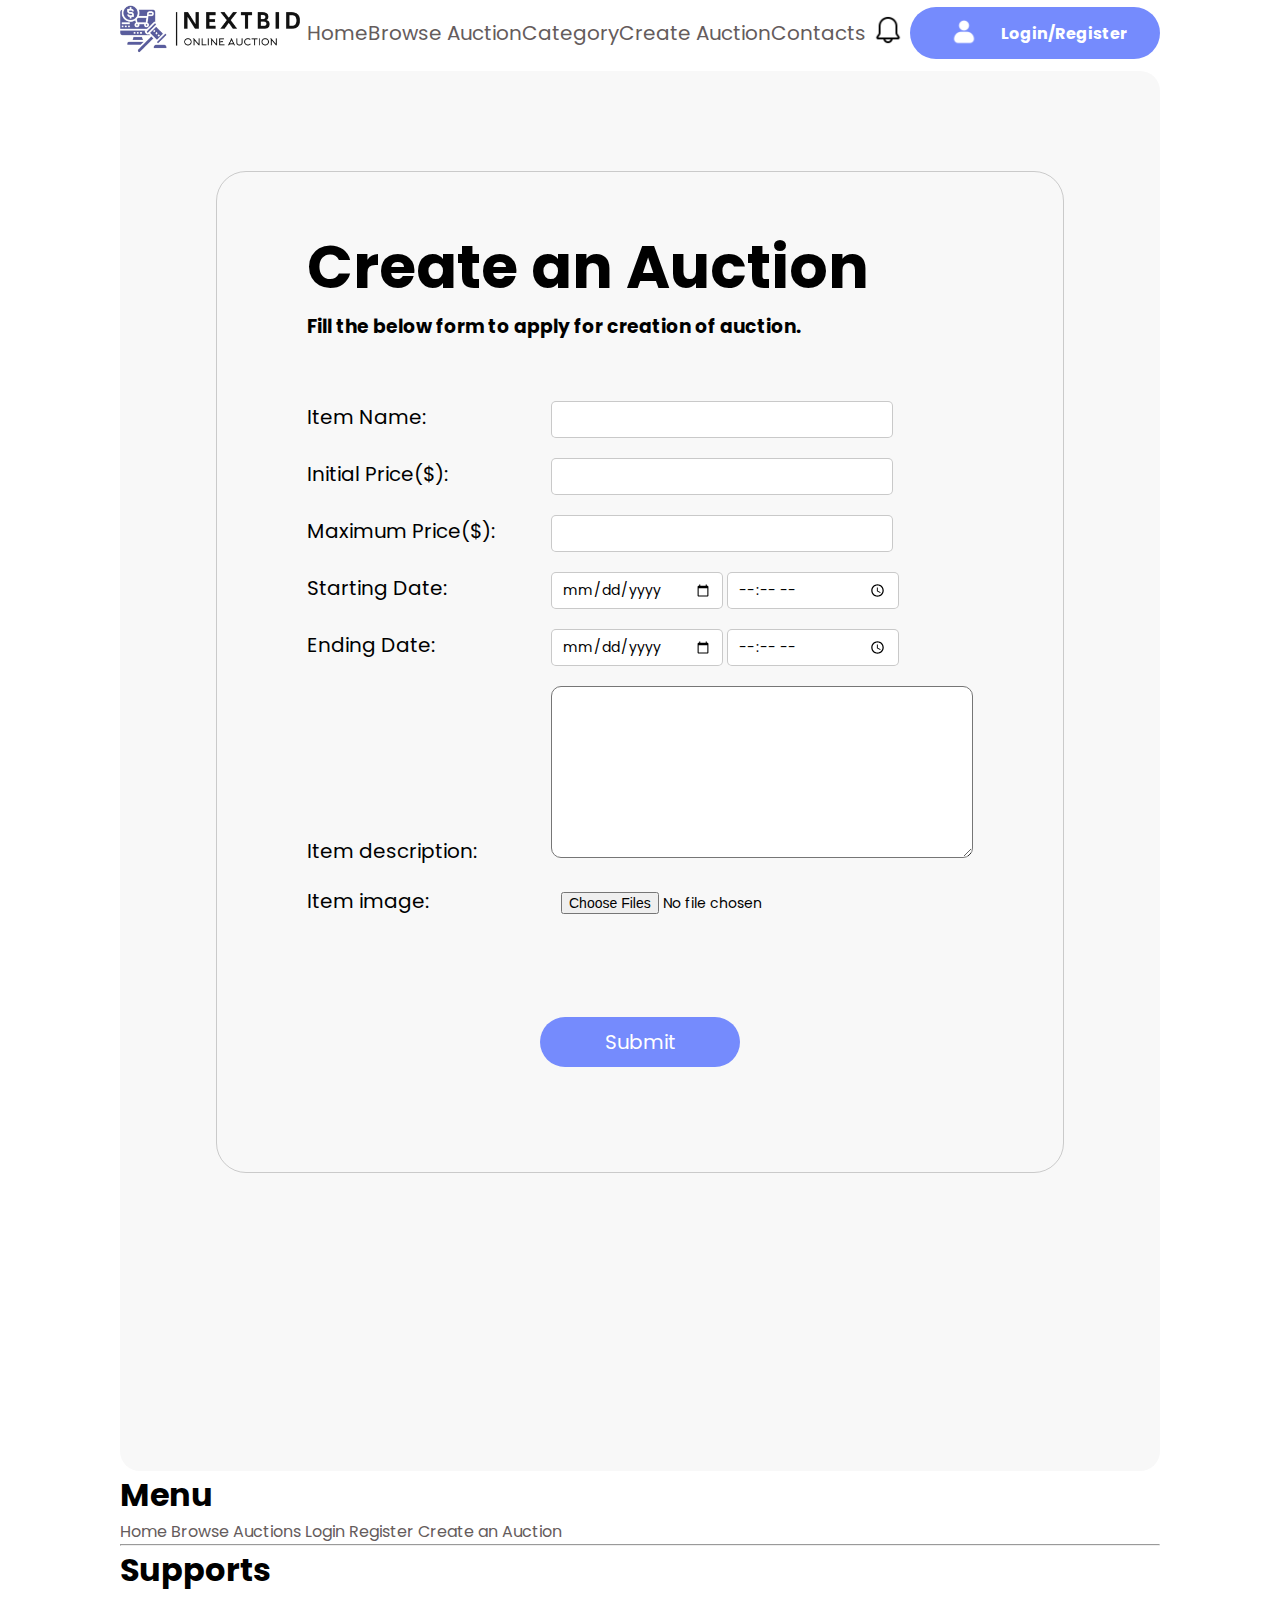
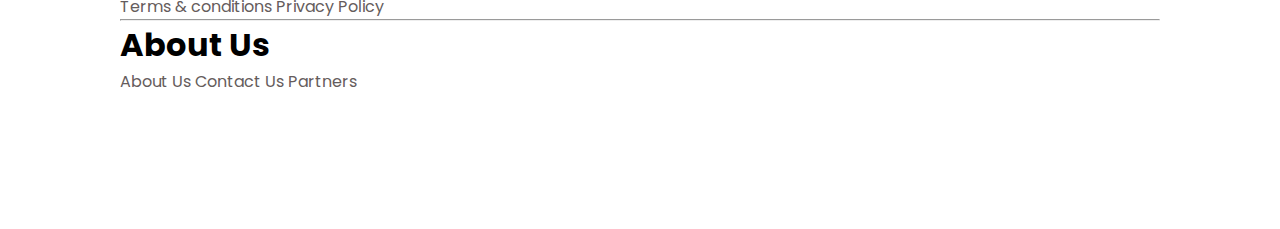
<file: website/frontend/Create/create.html>
<!DOCTYPE html>
<html lang="en">

<head>
    <meta charset="UTF-8">
    <meta name="viewport" content="width" , initial-scale=1.0">
    <title>NextBid (Online Auction)</title>
    <link rel="preconnect" href="https://fonts.googleapis.com">
    <link rel="preconnect" href="https://fonts.gstatic.com" crossorigin>
    <link
        href="https://fonts.googleapis.com/css2?family=Poppins:ital,wght@0,100;0,200;0,300;0,400;0,500;0,600;0,700;0,800;0,900;1,100;1,200;1,300;1,400;1,500;1,600;1,700;1,800;1,900&display=swap"
        rel="stylesheet">
    <link rel="stylesheet" href="create.css">
</head>

<body>
    <header>
        <div class="header">
            <div class="logo">
                <img src="../../assets/logo.png" alt="logo">
            </div>
            <div class="nav">
                <ul>
                    <li><a href="../Home/home.php">Home</a></li>
                    <li><a href="../browse/browse.html">Browse Auction</a></li>
                    <li>Category</li>
                    <li><a href="#">Create Auction</a></li>
                    <li><a href="#Contacts">Contacts</a></li>
                </ul>
            </div>
            <div class="notification">
                <img src="../../assets/icons/bell.png" alt="">
            </div>
            <div class="loginSignup">
                <button><img src="../../assets/icons/user.png">Login/Register</button>
            </div>
        </div>
    </header>
    <div class="container">

        <div class="auctionCreateForm">
            <div class="Title">
                <h1>Create an Auction</h1>
                <h3>Fill the below form to apply for creation of auction.</h3>
            </div>
            <form action="../../../php/auctionform.php" method="post" enctype="multipart/form-data">
                <div class="inputField">
                    <label for="Item Name">Item Name: </label>
                    <input type="text" name="itemName" id="itemName" maxlength="255" required>
                </div>
                <div class="inputField">
                    <label for="initial Price">Initial Price($): </label>
                    <input type="text" name="initialPrice" id="initialPrice" required>
                </div>

                <div class="inputField">
                    <label for="maximum price">Maximum Price($): </label>
                    <input type="text" name="maximumPrice" id="maximumPrice" required>
                </div>

                <div class="inputField">
                    <label for="start Date">Starting Date: </label>
                    <input type="date" name="startDate" id="startDate" required>
                    <input type="time" name="startTime" id="startTime" required>
                </div>

                <div class="inputField">
                    <label for="end Date">Ending Date: </label>
                    <input type="date" name="endDate" id="endDate" required>
                    <input type="time" name="endTime" id="endTime" required>
                </div>

                <div class="inputField">
                    <label for="Description">Item description: </label>
                    <textarea name="itemDescription" id="itemDescription" maxlength="255"></textarea required>
                </div>

                <div class="inputField">
                    <label for="Item Image">Item image:</label>
                    <input type="file" name="itemImage" id="itemImage" multiple required>
                </div>
                <div class="submit">
                    <input type="submit" class="submitButton">
                </div>
            </form>
        </div>

    </div>
    <footer>
        <div class="footerMenus">
            <div class="Menu">
                <h1>Menu</h1>
                <a href="#">Home</a>
                <a href="../browse/browse.html">Browse Auctions</a>
                <a href="#login">Login</a>
                <a href="#register">Register</a>
                <a href="../Create/create.html">Create an Auction</a>
            </div>
            <hr>
            <div class="supports">
                <h1>Supports</h1>
                <a href="terms">Terms & conditions</a>
                <a href="privacy">Privacy Policy</a>
            </div>
            <hr>
            <div class="aboutUs">
                <h1>About Us</h1>
                <a href="#">About Us</a>
                <a href="#">Contact Us</a>
                <a href="#">Partners</a>
            </div>
        </div>
        <div class="socialLinks">
            <div>
                <a href="#"><img src="../../assets/icons/facebook.png" alt=""></a>
                <a href="#"><img src="../../assets/icons/instagram (1).png" alt=""></a>
                <a href="#"><img src="../../assets/icons/twitter.png" alt=""></a>
            </div>
        </div>
    </footer>
</body>

</html>
</file>
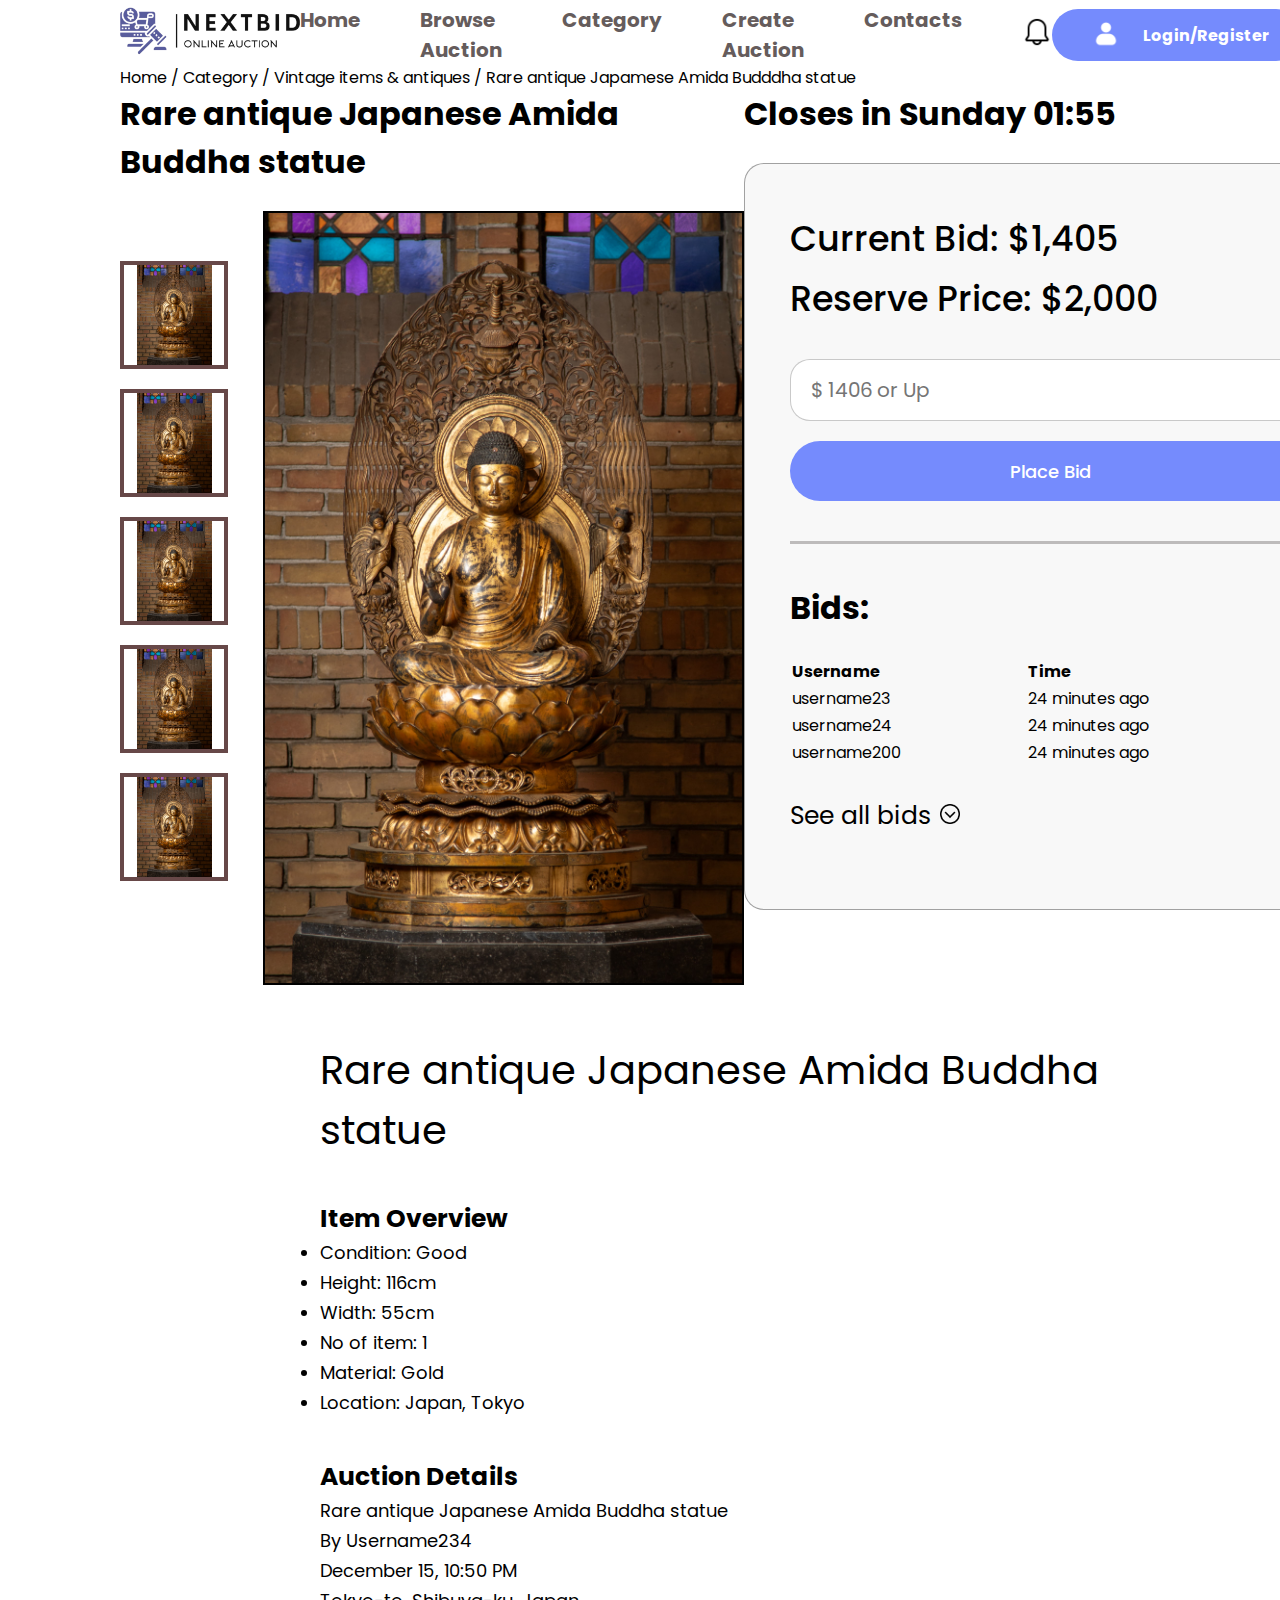
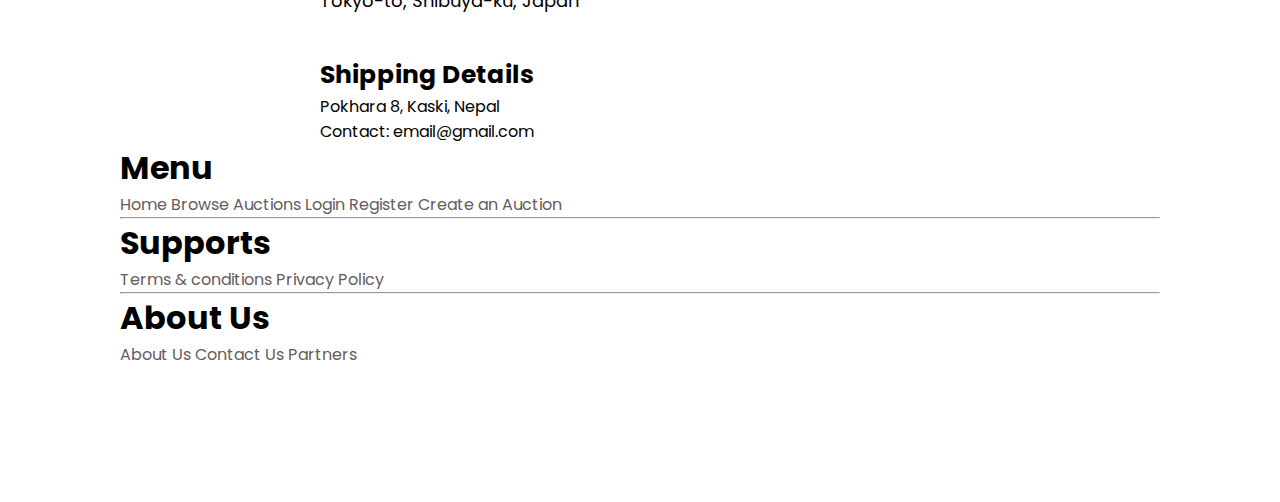
<file: website/frontend/itemdetails/itemdetails.html>
<!DOCTYPE html>
<html lang="en">

<head>
  <meta charset="UTF-8">
  <meta name="viewport" content="width=device-width, initial-scale=1.0">
  <title>NextBid (Online Auction)</title>
  <link rel="preconnect" href="https://fonts.googleapis.com">
  <link rel="preconnect" href="https://fonts.gstatic.com" crossorigin>
  <link
    href="https://fonts.googleapis.com/css2?family=Poppins:ital,wght@0,100;0,200;0,300;0,400;0,500;0,600;0,700;0,800;0,900;1,100;1,200;1,300;1,400;1,500;1,600;1,700;1,800;1,900&display=swap"
    rel="stylesheet">
  <link rel="stylesheet" href="itemdetails.css">
</head>

<body>
  <header>
    <div class="header">
        <div class="logo">
            <img src="../../assets/logo.png" alt="logo">
        </div>
        <div class="nav">
            <ul class="navList">
                <li><a href="../Home/home.php">Home</a></li>
                <li><a href="../browse/browse.html">Browse Auction</a></li>
                <li class="categoryDD">Category
                    <div class="dropDownCategory">
                        <ul>
                            <li><a href="">Vintage Items & antiques</a></li>
                            <li><a href="">Automobiles</a></li>
                            <li><a href="">Decorative items & gifts</a></li>
                            <li><a href="">Arts</a></li>
                            <li><a href="">Jewellery</a></li>
                            <li><a href="">Furnitures</a></li>
                        </ul>
                    </div>
                </li>
                <li><a href="../Create/create.php">Create Auction</a></li>
                <li><a href="#Contacts">Contacts</a></li>
            </ul>
        </div>
        <div class="notification">
            <img src="../../assets/icons/bell.png" alt="">
        </div>
        <div class="loginSignup">
            <button><img src="../../assets/icons/user.png">Login/Register</button>
        </div>
    </div>
</header>
  <div class="main">
    <div class="path">
      <p>Home / Category / Vintage items & antiques / Rare antique Japamese Amida Budddha statue</p>
    </div>
    <div class="upperSection">
      <div class="leftSection">
        <div class="itemTitle">
          <h1>Rare antique Japanese Amida Buddha statue</h1>
        </div>
        <div class="itemImages">
          <div class="imageList">
            <div class="imageContainer">
              <img src="../../../uploads/special_original_Buddha_statues_Japanese_buddha-1.jpg" alt="">
            </div>
            <div class="imageContainer">
              <img src="../../../uploads/special_original_Buddha_statues_Japanese_buddha-1.jpg" alt="">
            </div>
            <div class="imageContainer">
              <img src="../../../uploads/special_original_Buddha_statues_Japanese_buddha-1.jpg" alt="">
            </div>
            <div class="imageContainer">
              <img src="../../../uploads/special_original_Buddha_statues_Japanese_buddha-1.jpg" alt="">
            </div>
            <div class="imageContainer">
              <img src="../../../uploads/special_original_Buddha_statues_Japanese_buddha-1.jpg" alt="">
            </div>
          </div>
          <div class="selectedImage">
            <img src="../../../uploads/special_original_Buddha_statues_Japanese_buddha-1.jpg" alt="">
          </div>
        </div>
      </div>
      <div class="rightSection">
        <div class="bidTime">
          <h1>Closes in Sunday 01:55</h1>
        </div>
        <div class="bidCard">
          <div class="top">
            <p>Current Bid: $1,405</p>
            <p>Reserve Price: $2,000</p>
          </div>
          <div class="biddingSection">
            <form action="" method="post">
              <input type="text" placeholder="$ 1406 or Up" class="bidInput">
              <input type="submit" class="submit" value="Place Bid">
            </form>

          </div>
          <hr>
          <div class="biddedUser">
            <h1>Bids:</h1>
            <table>
              <tr>
                <th>Username</th>
                <th>Time</th>
                <th>Bid</th>
              </tr>
              <tr>
                <td>username23</td>
                <td>24 minutes ago</td>
                <td>$1405</td>
              </tr>
              <tr>
                <td>username24</td>
                <td>24 minutes ago</td>
                <td>$1500</td>
              </tr>
              <tr>
                <td>username200</td>
                <td>24 minutes ago</td>
                <td>$1550</td>
              </tr>
            </table>
            <p>See all bids  <button><img src="../../assets/icons/chevron.png" alt=""></button></p>
          </div>
        </div>
      </div>
    </div>

    <div class="lowerSection">
      <div class="title">
        <p>Rare antique Japanese Amida Buddha statue</p>
      </div>
      <div class="itemOverview margin">
        <h3>Item Overview</h3>
        <ul>
          <li>Condition: Good</li>
          <li>Height: 116cm</li>
          <li>Width: 55cm</li>
          <li>No of item: 1</li>
          <li>Material: Gold</li>
          <li>Location: Japan, Tokyo</li>
        </ul>
      </div>
      <div class="auctionDetails margin">
        <h3>Auction Details</h3>
        <p>Rare antique Japanese Amida Buddha statue</p>
        <p>By Username234</p>
        <p>December 15, 10:50 PM</p>
        <p>Tokyo-to, Shibuya-ku, Japan</p>
      </div>
      <div class="shippingDetails">
        <h3>Shipping Details</h3>
        <p>Pokhara 8, Kaski, Nepal</p>
        <p>Contact: email@gmail.com</p>
      </div>
    </div>
  </div>
  <footer>
    <div class="footerMenus">
      <div class="Menu">
        <h1>Menu</h1>
        <a href="../Home/home.php">Home</a>
        <a href="../Browse/browse.html">Browse Auctions</a>
        <a href="#login">Login</a>
        <a href="#register">Register</a>
        <a href="../Create/create.php">Create an Auction</a>
    </div>
      <hr>
      <div class="supports">
        <h1>Supports</h1>
        <a href="terms">Terms & conditions</a>
        <a href="privacy">Privacy Policy</a>
      </div>
      <hr>
      <div class="aboutUs">
        <h1>About Us</h1>
        <a href="#">About Us</a>
        <a href="#">Contact Us</a>
        <a href="#">Partners</a>
      </div>
    </div>
    <div class="socialLinks">
      <div>
        <a href="#"><img src="../../assets/icons/facebook.png" alt=""></a>
        <a href="#"><img src="../../assets/icons/instagram (1).png" alt=""></a>
        <a href="#"><img src="../../assets/icons/twitter.png" alt=""></a>
      </div>
    </div>
  </footer>
</body>

</html>
</file>
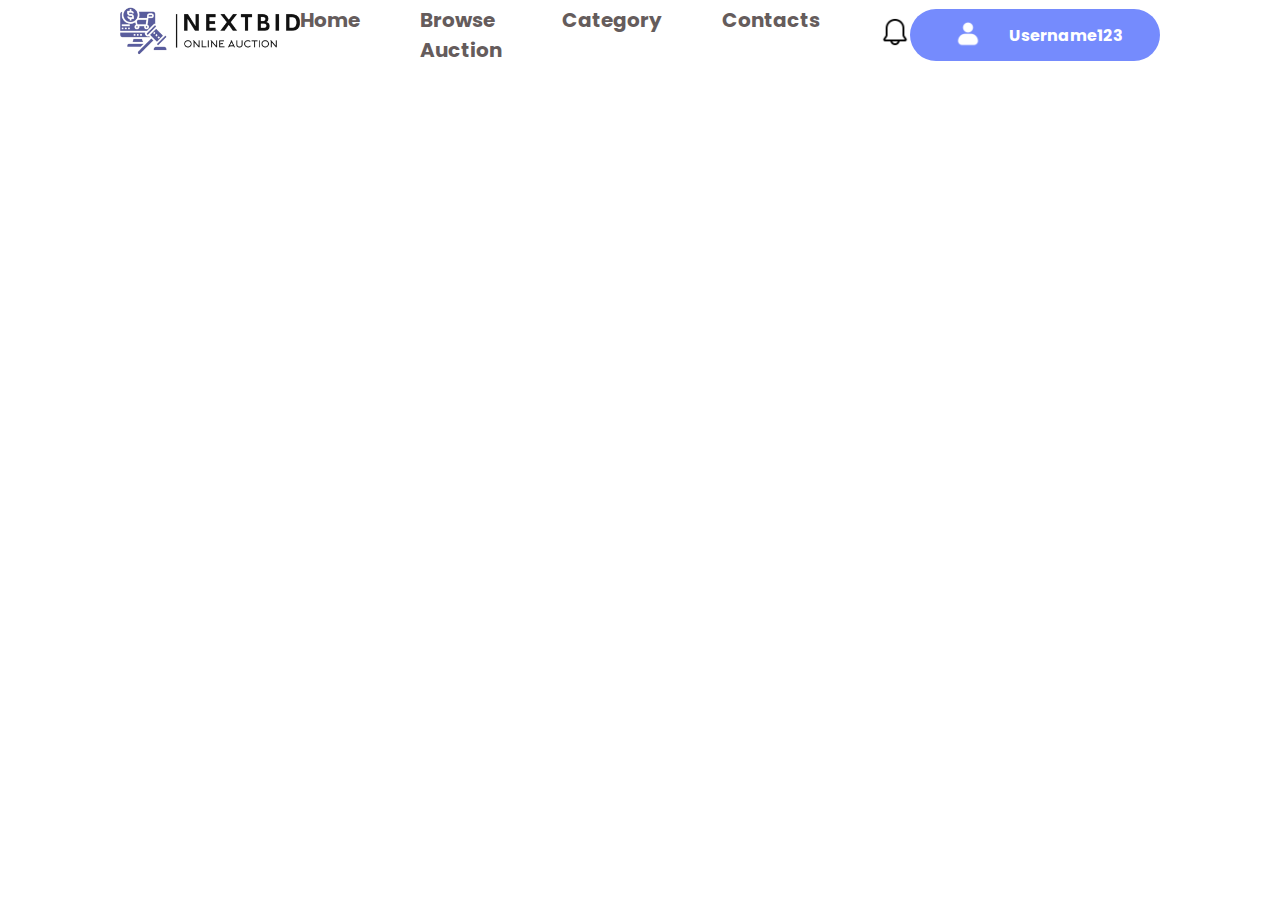
<file: website/frontend/profile/profile.html>
<!DOCTYPE html>
<html lang="en">

<head>
    <meta charset="UTF-8">
    <meta name="viewport" content="width=device-width, initial-scale=1.0">
    <title>NextBid (Online Auction)</title>
    <link rel="preconnect" href="https://fonts.googleapis.com">
    <link rel="preconnect" href="https://fonts.gstatic.com" crossorigin>
    <link
        href="https://fonts.googleapis.com/css2?family=Poppins:ital,wght@0,100;0,200;0,300;0,400;0,500;0,600;0,700;0,800;0,900;1,100;1,200;1,300;1,400;1,500;1,600;1,700;1,800;1,900&display=swap"
        rel="stylesheet">
    <link rel="stylesheet" href="profile.css">
</head>

<body>
    <header>
        <div class="header">
            <div class="logo">
                <img src="../../assets/logo.png" alt="logo">
            </div>
            <div class="nav">
                <ul>
                    <li><a href="#">Home</a></li>
                    <li><a href="/browse">Browse Auction</a></li>
                    <li>Category</li>
                    <li><a href="#Contacts">Contacts</a></li>
                </ul>
            </div>
            <div class="notification">
                <img src="../../assets/icons/bell.png" alt="">
            </div>
            <div class="loginSignup">
                <button><img src="../../assets/icons/user.png">Username123</button>
            </div>
        </div>
    </header>
</file>
<file: website/frontend/Create/create.css>
* {
    font-family: "Poppins";
    margin: 0;
    padding: 0;
}

body {
    margin: 0 120px;
}

.header {
    display: flex;
    align-items: center;
    justify-content: space-between;
    margin-top: 5px;
}

.logo img {
    width: 180px;
}

.nav {
    font-size: 20px;
    color: #655C5C;
    display: flex;
}

.nav ul {
    display: flex;
    list-style: none;
}

.nav .navList li {
    padding-right: 60px;
    font-weight: 700;
    position: relative;
}

a {
    color: #655C5C;
    text-decoration: none;
}

a:active {
    color: #758BFD;
}

.dropDownCategory{
    display: none;
}

.nav ul li:hover .dropDownCategory{
    display: block;
    position: absolute;
    left: 0;
    top: 100%;
    width: 400px;
    height: 300px;
    background-color: #758BFD;
    color: white;
    padding: 40px;
    border-radius: 20px;
    border-top-left-radius: 0; 
}

.dropDownCategory ul{
    display: block;
    list-style: disc;
}

.dropDownCategory ul li{
    margin-bottom: 16px;
    font-weight: 400;
    font-size: 18px;
}

.dropDownCategory ul li a{
    color: white;
}

.dropDownCategory ul li:hover{
    font-weight: 600;
}
.notification img {
    width: 30px;
}

.loginSignup button {
    background-color: #758BFD;
    display: flex;
    align-items: center;
    justify-content: space-evenly;
    height: 52px;
    width: 250px;
    font-size: 16px;
    border: none;
    border-radius: 40px;
    padding-right: 10px;
    color: white;
    font-weight: 700;
}

.loginSignup button img {
    height: 30px;
    margin-left: 16px;
}

.container{
    margin-top: 10px;
    width: 100%;
    height: 1400px;
    background-color: #f8f8f8;
    display: flex;
    justify-content: center;
    border-top-right-radius: 20px;
    border-bottom-right-radius: 20px;
    border-bottom-left-radius: 20px;
}

.auctionCreateForm{
    margin-top: 100px;
    height: 900px;
    border: 0.5px solid rgba(95, 95, 95, 0.301);
    border-radius: 30px;
    padding: 50px 90px;
}

.Title h1{
    font-size: 60px;
}

form{
    margin-top: 60px;
}

.inputField{
    margin: 20px 0;
}

.inputField select{
    width: 270px;
    height: 35px;
    outline: none;
    border: 0.5px solid rgba(133, 133, 133, 0.438);
    border-radius: 5px;
    padding: 0 10px;
}

.inputField select .none{
    display: none;
}

label{
    display: inline-block;
    width: 240px;
    font-size: 20px;
}

#startDate, #startTime, #endDate, #endTime{
    width: 150px;
}

input{
    height: 35px;
    width: 320px;
    border: 0.5px solid rgba(133, 133, 133, 0.438);
    border-radius: 5px;
    padding: 0 10px;
    outline: none;
    font-size: 14px;
}

#itemImage{
    border: none;
    border-radius: none;
}

input:focus{
    border: 0.5px solid rgba(133, 133, 133, 0.438);
}

textarea{
    width: 400px;
    height: 150px;
    padding: 10px 10px;
    font-size: 14px;
    outline: none;
    border-radius: 10px;
}

.submit{
    display: block;
    margin-top: 90px;
    margin-left: 35%;
}

.submitButton{
    width: 200px;
    height: 50px;
    background-color: #758BFD;
    border: none;
    border-radius: 25px;
    color: white;
    font-size: 20px;
}
</file>
<file: website/frontend/itemdetails/itemdetails.css>
* {
    font-family: "Poppins";
    margin: 0;
    padding: 0;
}

body {
    margin: 0 120px;
}

.header {
    display: flex;
    align-items: center;
    justify-content: space-between;
    margin-top: 5px;
}

.logo img {
    width: 180px;
}

.nav {
    font-size: 20px;
    color: #655C5C;
    display: flex;
}

.nav ul {
    display: flex;
    list-style: none;
}

.nav .navList li {
    padding-right: 60px;
    font-weight: 700;
    position: relative;
}

a {
    color: #655C5C;
    text-decoration: none;
}

a:active {
    color: #758BFD;
}

.dropDownCategory{
    display: none;
}

.nav ul li:hover .dropDownCategory{
    display: block;
    position: absolute;
    left: 0;
    top: 100%;
    width: 400px;
    height: 300px;
    background-color: #758BFD;
    color: white;
    padding: 40px;
    border-radius: 20px;
    border-top-left-radius: 0; 
}

.dropDownCategory ul{
    display: block;
    list-style: disc;
}

.dropDownCategory ul li{
    margin-bottom: 16px;
    font-weight: 400;
    font-size: 18px;
}

.dropDownCategory ul li a{
    color: white;
}

.dropDownCategory ul li:hover{
    font-weight: 600;
}
.notification img {
    width: 30px;
}

.loginSignup button {
    background-color: #758BFD;
    display: flex;
    align-items: center;
    justify-content: space-evenly;
    height: 52px;
    width: 250px;
    font-size: 16px;
    border: none;
    border-radius: 40px;
    padding-right: 10px;
    color: white;
    font-weight: 700;
}

.loginSignup button img {
    height: 30px;
    margin-left: 16px;
}

.main{
    height: auto;
}

.upperSection{
    width: 100%;
    height: 950px;
    display: flex;
}

.leftSection{
    height: 900px;
    width: 60%;
}

.itemImages{
    display: flex;
    margin-top: 25px;
}

.imageList{
    width: 120px;
    height: 700px;
    margin-top: 30px;
}

.imageList .imageContainer{
    width: 100px;
    height: 100px;
    border: 4px solid #674848;
    margin: 20px 0;
    background-color: transparent;
    overflow: hidden;
    display: flex;
    justify-content: center;
}

.imageList .imageContainer img{
    width: 100px;
    height: 100px;
    object-fit: contain;
}

.selectedImage{
    width: 700px;
    height: 770px;
    border: 2px solid black;
    overflow: hidden;
    margin-left: 35px;
    display: flex;
    justify-content: center;
}

.selectedImage img{
    object-fit: contain;
    width: 700px;
    height: 770px;
}

.rightSection{
    height: 800px;
    width: 45%;
}

.top{
    width: 100%;
}

.top p{
    font-size: 35px;
    line-height: 60px;
    font-weight: 500;
}

.bidCard{
    background-color: #F8F8F8;
    margin-top: 25px;
    border: 1px solid rgba(51, 51, 51, 0.445);
    height: auto;
    min-height: 700px;
    width: 600px;
    border-radius: 20px;
    padding-left: 45px;
    padding-top: 45px;
}

.biddingSection{
    display: flex;
    justify-content: center;
}

.biddingSection form{
    margin-top: 30px;
    width: 100%;
}

.biddingSection form .bidInput{
    display: block;
    width: 500px;
    height: 60px;
    border-radius: 20px;
    border: 0.5px solid rgba(133, 133, 133, 0.438);
    padding-left: 20px;
    font-size: 20px;
    color: black;
    outline: none;
}

.bidInput:focus{
    border: 0.5px solid rgba(133, 133, 133, 0.438);
}

.biddingSection form .submit{
    height: 60px;
    width: 520px;
    border: none;
    background-color: #758BFD;
    border-radius: 30px;
    margin-top: 20px;
    color: white;
    font-size: 18px;
    font-weight: 500;
}

.bidCard hr{
    width: 90%;
    height: 3px;
    background-color: #bdbbbb;
    border: none;
    margin-top: 40px;
}

.biddedUser{
    margin-top: 40px;
}

.biddedUser table{
    margin-top: 25px;
    width: 100%;
    text-align: left;
}

.biddedUser p{
    margin-top: 30px;
    font-size: 25px;
}

.biddedUser button{
    width: 24px;
    height: 24px;
    border: none;
    background-color: transparent;
}

.biddedUser button img{
    width: 20px;
}

.lowerSection{
    margin-left: 200px;
}

.title{
    font-size: 40px;
}

.lowerSection h3{
    font-size: 25px;
}

.lowerSection .margin{
    margin: 40px auto;
}

.margin li,.margin p{
    font-size: 18px;
    line-height: 30px;
}
</file>
<file: website/frontend/profile/profile.css>
* {
    font-family: "Poppins";
    margin: 0;
    padding: 0;
}

body {
    margin: 0 120px;
}

.header {
    display: flex;
    align-items: center;
    justify-content: space-between;
    margin-top: 5px;
}

.logo img {
    width: 180px;
}

.nav {
    font-size: 20px;
    color: #655C5C;
    display: flex;
}

.nav ul {
    display: flex;
    justify-content: space-evenly;
    list-style: none;
}

.nav ul li {
    padding-right: 60px;
    font-weight: 700;
}

a {
    color: #655C5C;
    text-decoration: none;
}

a:active {
    color: #758BFD;
}

.notification img {
    width: 30px;
}

.loginSignup button {
    background-color: #758BFD;
    display: flex;
    align-items: center;
    justify-content: space-evenly;
    height: 52px;
    width: 250px;
    font-size: 16px;
    border: none;
    border-radius: 40px;
    padding-right: 10px;
    color: white;
    font-weight: 700;
}

.loginSignup button img {
    height: 30px;
    margin-left: 16px;
</file>
